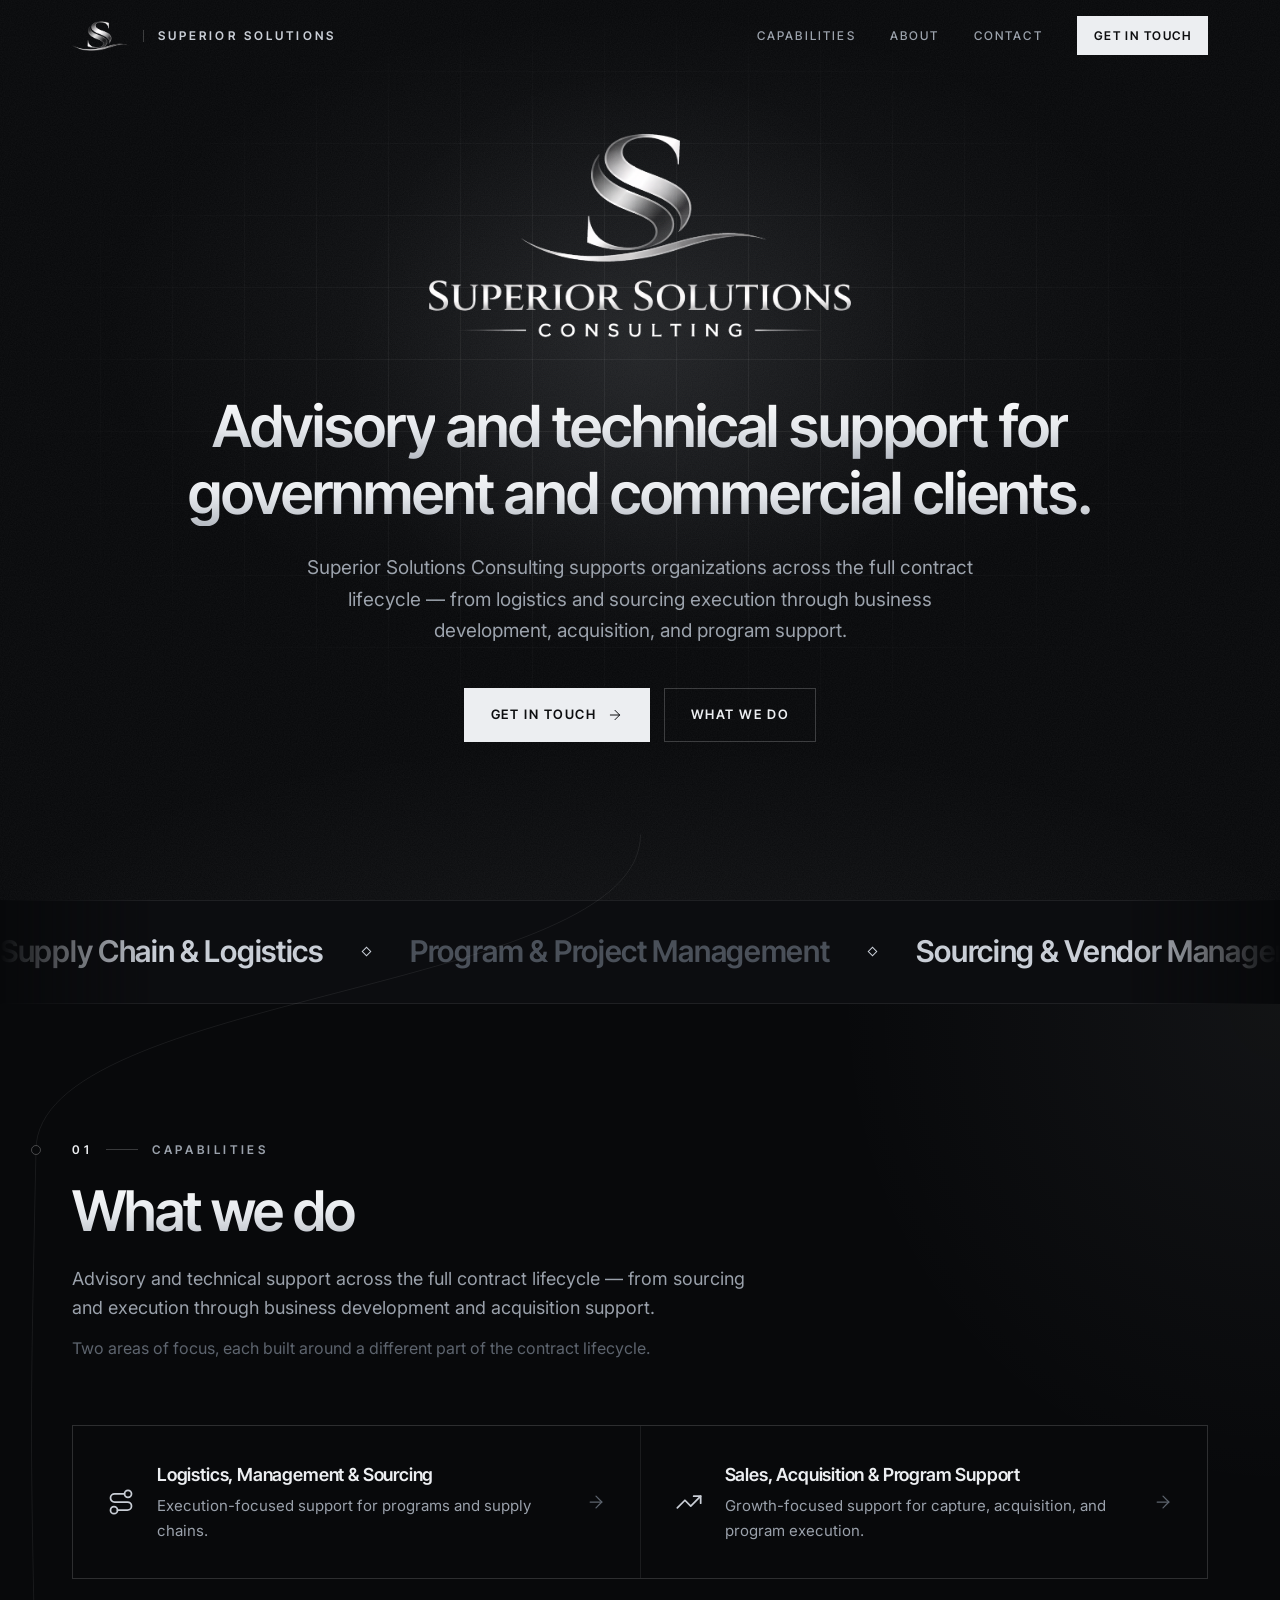
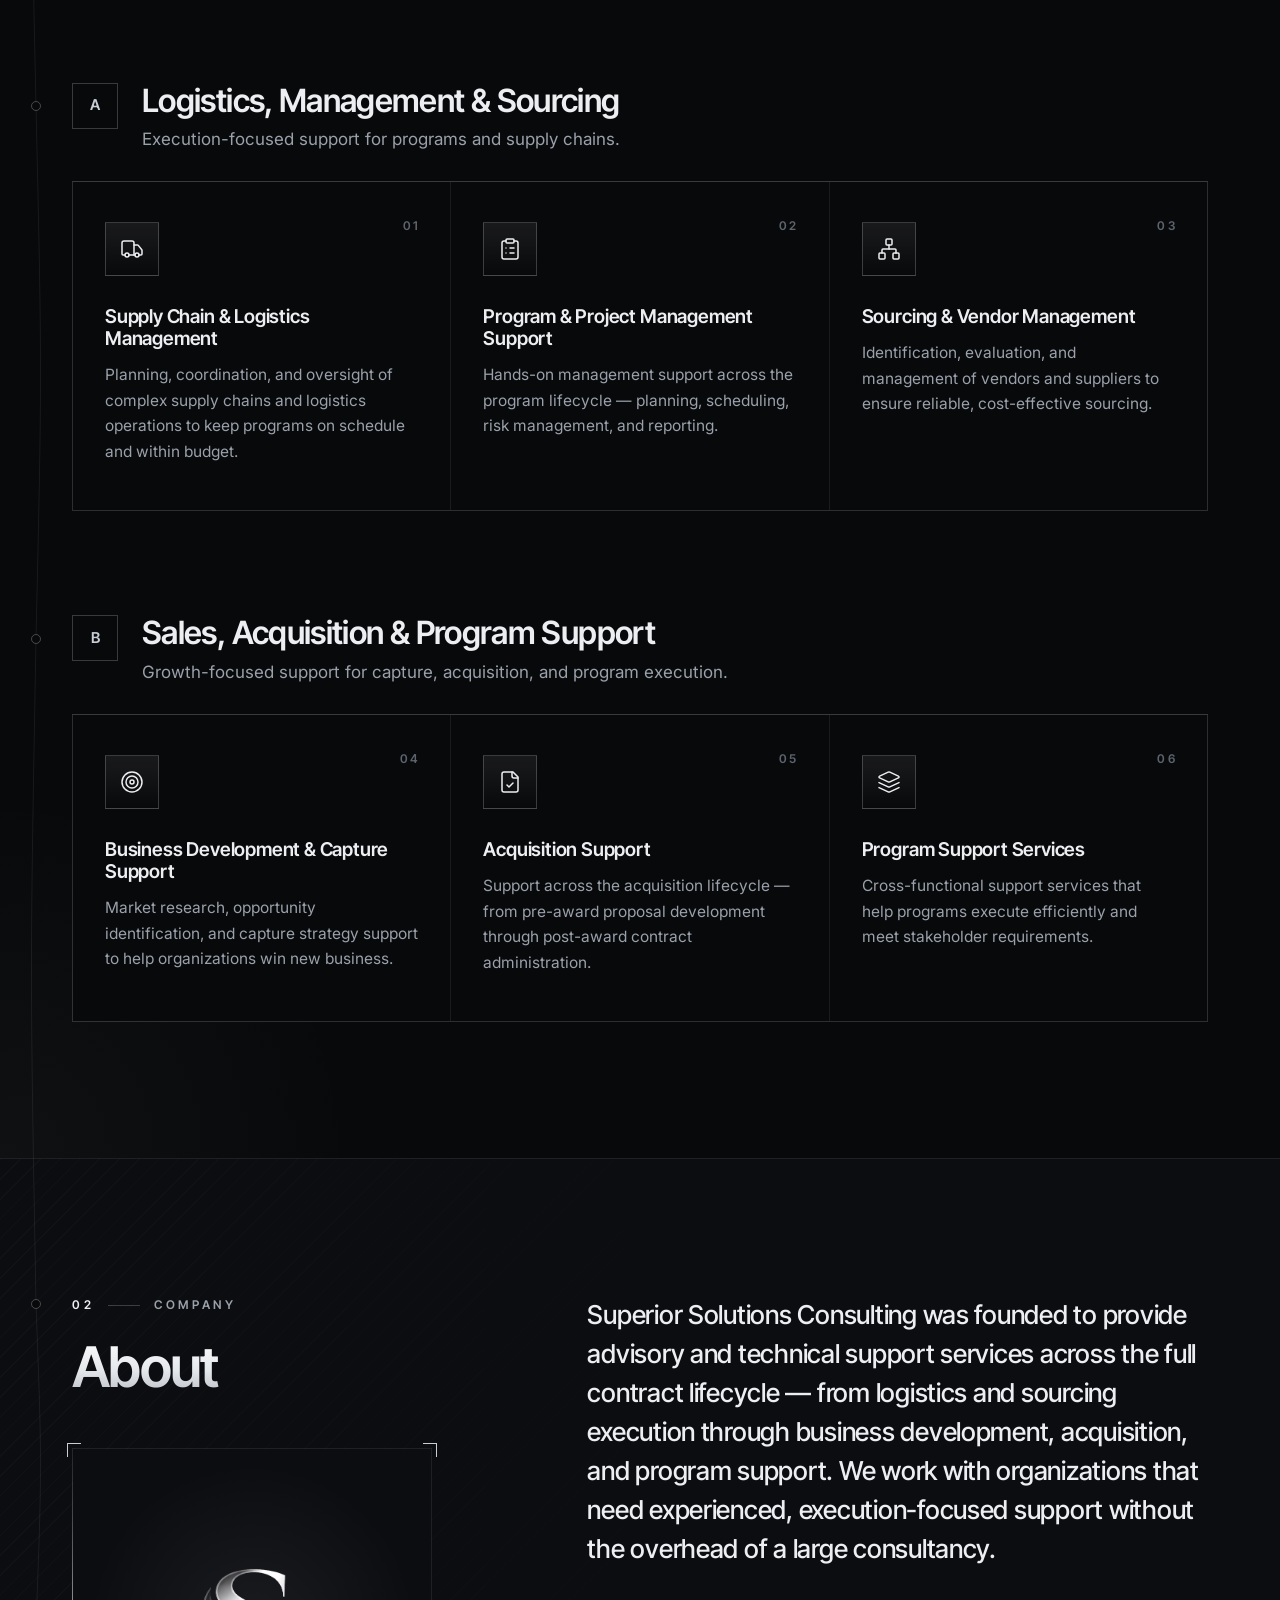
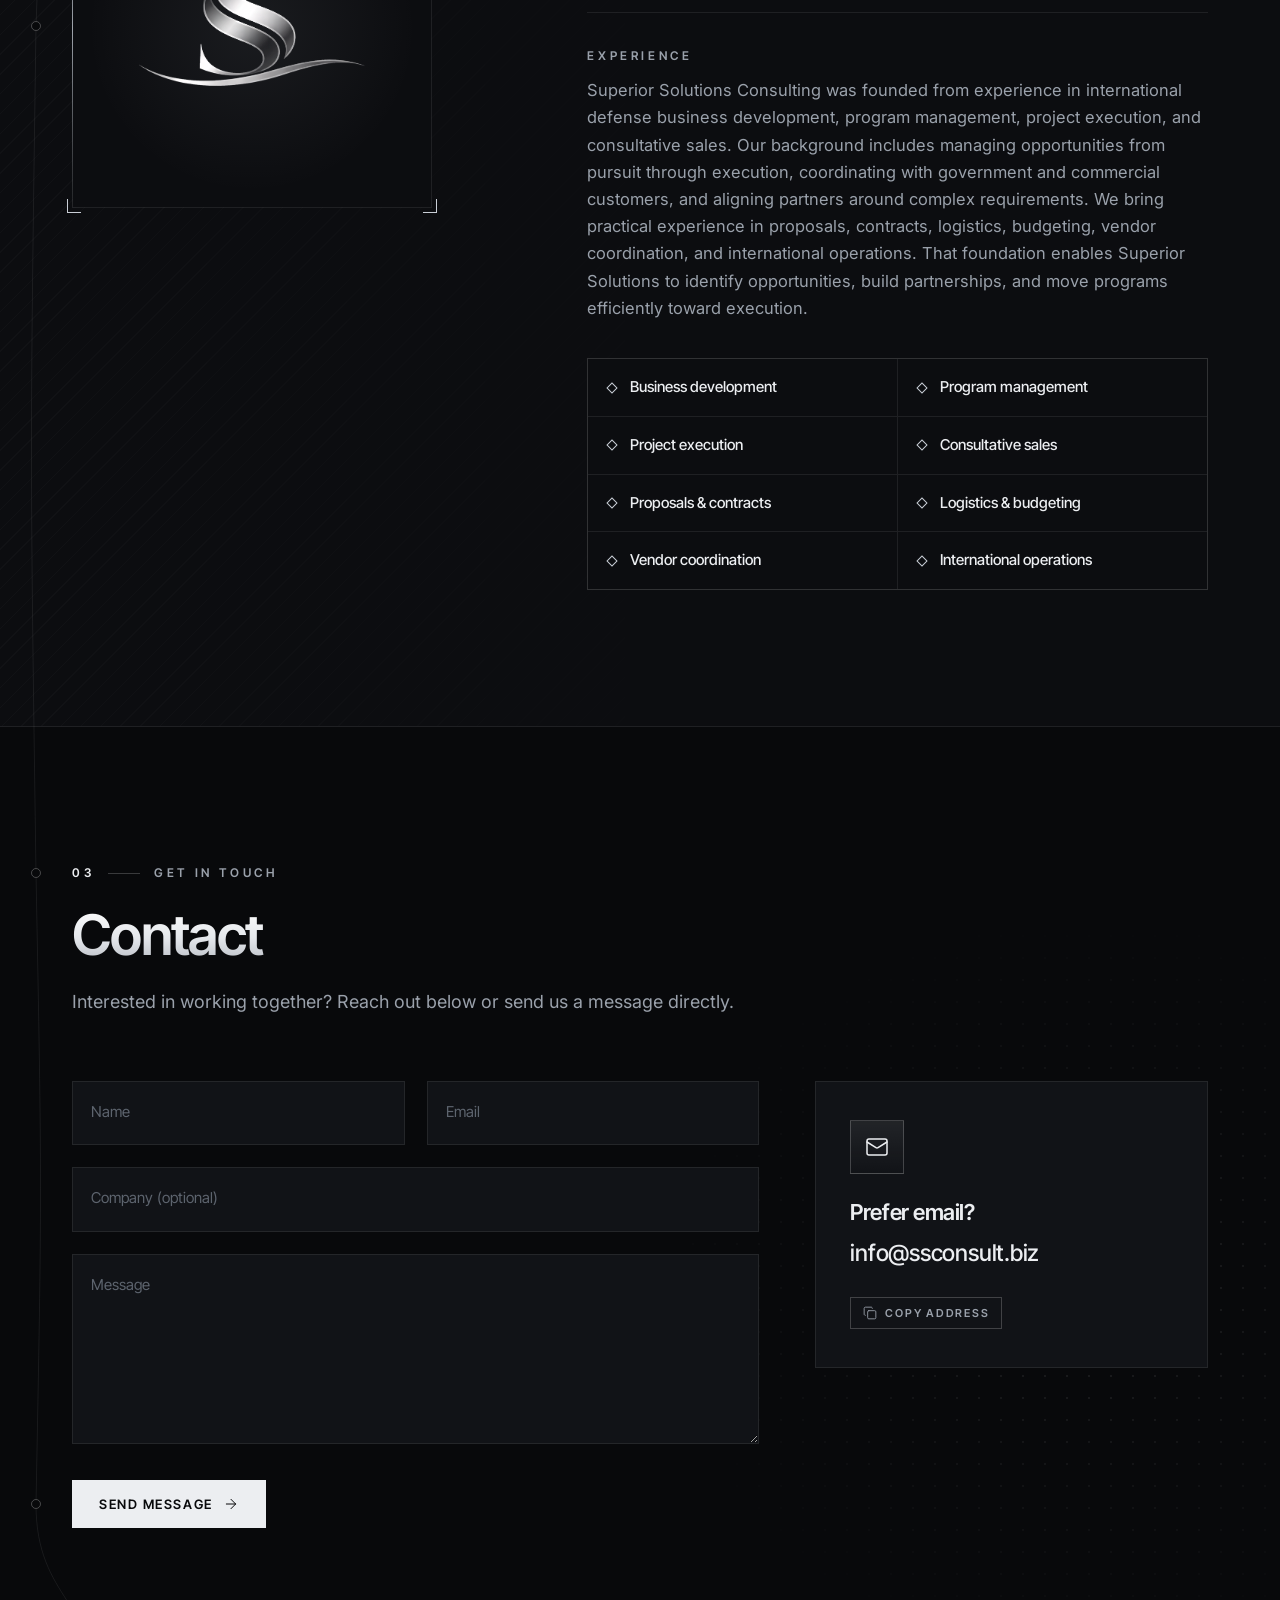
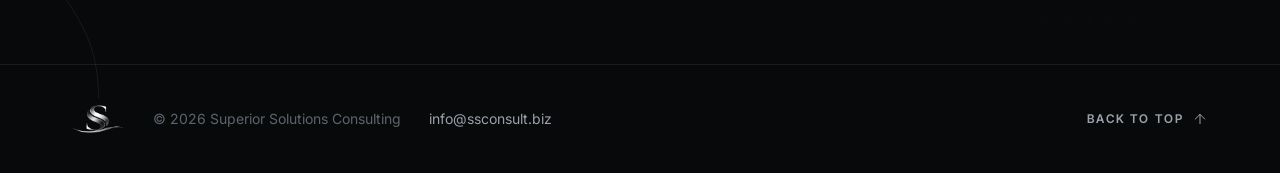
<file: site/index.html>
<!DOCTYPE html>
<html lang="en">
<head>
<meta charset="utf-8">
<meta name="viewport" content="width=device-width, initial-scale=1">
<title>Superior Solutions Consulting</title>
<meta name="description" content="Advisory and technical support services for government and commercial clients.">
<meta name="theme-color" content="#08090b">
<meta property="og:type" content="website">
<meta property="og:title" content="Superior Solutions Consulting">
<meta property="og:description" content="Advisory and technical support services for government and commercial clients.">
<link rel="icon" type="image/png" href="favicon.png">
<link rel="apple-touch-icon" href="apple-touch-icon.png">
<link rel="preconnect" href="https://fonts.googleapis.com">
<link rel="preconnect" href="https://fonts.gstatic.com" crossorigin>
<link href="https://fonts.googleapis.com/css2?family=Inter:wght@400;500&family=Inter+Tight:wght@500;600;700&display=swap" rel="stylesheet">
<link rel="stylesheet" href="css/style.css">
<script>document.documentElement.classList.add('js');</script>
</head>
<body>

<!-- Icon set: Lucide (ISC license), https://lucide.dev -->
<svg width="0" height="0" style="position:absolute" aria-hidden="true">
  <symbol id="i-route" viewBox="0 0 24 24"><circle cx="6" cy="19" r="3"/><path d="M9 19h8.5a3.5 3.5 0 0 0 0-7h-11a3.5 3.5 0 0 1 0-7H15"/><circle cx="18" cy="5" r="3"/></symbol>
  <symbol id="i-trending" viewBox="0 0 24 24"><polyline points="22 7 13.5 15.5 8.5 10.5 2 17"/><polyline points="16 7 22 7 22 13"/></symbol>
  <symbol id="i-truck" viewBox="0 0 24 24"><path d="M14 18V6a2 2 0 0 0-2-2H4a2 2 0 0 0-2 2v11a1 1 0 0 0 1 1h2"/><path d="M15 18H9"/><path d="M19 18h2a1 1 0 0 0 1-1v-3.65a1 1 0 0 0-.22-.624l-3.48-4.35A1 1 0 0 0 17.52 8H14"/><circle cx="17" cy="18" r="2"/><circle cx="7" cy="18" r="2"/></symbol>
  <symbol id="i-clipboard" viewBox="0 0 24 24"><rect width="8" height="4" x="8" y="2" rx="1"/><path d="M16 4h2a2 2 0 0 1 2 2v14a2 2 0 0 1-2 2H6a2 2 0 0 1-2-2V6a2 2 0 0 1 2-2h2"/><path d="M12 11h4"/><path d="M12 16h4"/><path d="M8 11h.01"/><path d="M8 16h.01"/></symbol>
  <symbol id="i-network" viewBox="0 0 24 24"><rect x="16" y="16" width="6" height="6" rx="1"/><rect x="2" y="16" width="6" height="6" rx="1"/><rect x="9" y="2" width="6" height="6" rx="1"/><path d="M5 16v-3a1 1 0 0 1 1-1h12a1 1 0 0 1 1 1v3"/><path d="M12 12V8"/></symbol>
  <symbol id="i-target" viewBox="0 0 24 24"><circle cx="12" cy="12" r="10"/><circle cx="12" cy="12" r="6"/><circle cx="12" cy="12" r="2"/></symbol>
  <symbol id="i-file-check" viewBox="0 0 24 24"><path d="M15 2H6a2 2 0 0 0-2 2v16a2 2 0 0 0 2 2h12a2 2 0 0 0 2-2V7Z"/><path d="M14 2v4a2 2 0 0 0 2 2h4"/><path d="m9 15 2 2 4-4"/></symbol>
  <symbol id="i-layers" viewBox="0 0 24 24"><path d="M12.83 2.18a2 2 0 0 0-1.66 0L2.6 6.08a1 1 0 0 0 0 1.83l8.58 3.91a2 2 0 0 0 1.66 0l8.58-3.9a1 1 0 0 0 0-1.83Z"/><path d="m22 17.65-9.17 4.16a2 2 0 0 1-1.66 0L2 17.65"/><path d="m22 12.65-9.17 4.16a2 2 0 0 1-1.66 0L2 12.65"/></symbol>
  <symbol id="i-mail" viewBox="0 0 24 24"><rect width="20" height="16" x="2" y="4" rx="2"/><path d="m22 7-8.97 5.7a1.94 1.94 0 0 1-2.06 0L2 7"/></symbol>
  <symbol id="i-copy" viewBox="0 0 24 24"><rect width="14" height="14" x="8" y="8" rx="2"/><path d="M4 16c-1.1 0-2-.9-2-2V4c0-1.1.9-2 2-2h10c1.1 0 2 .9 2 2"/></symbol>
  <symbol id="i-check" viewBox="0 0 24 24"><path d="M20 6 9 17l-5-5"/></symbol>
  <symbol id="i-arrow" viewBox="0 0 24 24"><path d="M5 12h14"/><path d="m12 5 7 7-7 7"/></symbol>
  <symbol id="i-arrow-up" viewBox="0 0 24 24"><path d="m5 12 7-7 7 7"/><path d="M12 19V5"/></symbol>
</svg>

<header class="site-header">
  <div class="wrap header-inner">
    <a class="brand" href="#top" aria-label="Superior Solutions Consulting — back to top">
      <img src="Assets/ss-mark.png" alt="" width="607" height="321">
      <span class="brand-name">Superior Solutions</span>
    </a>
    <button class="menu-toggle" type="button" aria-expanded="false" aria-controls="site-nav">
      <span class="sr-only">Menu</span><span class="bar"></span><span class="bar"></span>
    </button>
    <nav id="site-nav" class="site-nav">
      <a href="#capabilities">Capabilities</a>
      <a href="#about">About</a>
      <a href="#contact">Contact</a>
      <a class="btn btn-small" href="#contact">Get in touch</a>
    </nav>
  </div>
  <div class="scroll-progress" aria-hidden="true"></div>
</header>

<main>

<!-- Hero -->
<section id="top" class="hero">
  <div class="hero-grid" aria-hidden="true"></div>
  <div class="hero-grid hero-grid-lit" aria-hidden="true"></div>
  <div class="hero-spot" aria-hidden="true"></div>
  <div class="wrap hero-inner">
    <div class="hero-logo-wrap reveal">
      <img class="hero-logo" src="Assets/ss-logo-lockup.png" alt="Superior Solutions Consulting" width="1046" height="512">
    </div>
    <h1 class="split">Advisory and technical support for government and commercial clients.</h1>
    <p class="lede reveal" style="--d: 5">Superior Solutions Consulting supports organizations across the full contract lifecycle — from logistics and sourcing execution through business development, acquisition, and program support.</p>
    <div class="hero-actions reveal" style="--d: 6">
      <a class="btn" href="#contact">Get in touch <svg class="icon"><use href="#i-arrow"/></svg></a>
      <a class="btn btn-ghost" href="#capabilities">What we do</a>
    </div>
  </div>
  <span class="thread-start" aria-hidden="true" data-thread-start></span>
</section>

<!-- Service ticker -->
<div class="ticker" aria-hidden="true">
  <div class="ticker-track">
    <span>Supply Chain &amp; Logistics</span><i></i>
    <span class="dim">Program &amp; Project Management</span><i></i>
    <span>Sourcing &amp; Vendor Management</span><i></i>
    <span class="dim">Business Development &amp; Capture</span><i></i>
    <span>Acquisition Support</span><i></i>
    <span class="dim">Program Support Services</span><i></i>
    <span>Supply Chain &amp; Logistics</span><i></i>
    <span class="dim">Program &amp; Project Management</span><i></i>
    <span>Sourcing &amp; Vendor Management</span><i></i>
    <span class="dim">Business Development &amp; Capture</span><i></i>
    <span>Acquisition Support</span><i></i>
    <span class="dim">Program Support Services</span><i></i>
  </div>
</div>

<!-- Capabilities -->
<section id="capabilities" class="section section-caps">
  <div class="wrap">
    <div class="section-head reveal">
      <p class="eyebrow" data-node><span>01</span> Capabilities</p>
      <h2>What we do</h2>
      <p class="section-intro">Advisory and technical support across the full contract lifecycle — from sourcing and execution through business development and acquisition support.</p>
      <p class="section-intro muted">Two areas of focus, each built around a different part of the contract lifecycle.</p>
    </div>

    <div class="silo-index">
      <a class="silo-link spot reveal" href="#logistics">
        <svg class="icon icon-lg"><use href="#i-route"/></svg>
        <span><strong>Logistics, Management &amp; Sourcing</strong><em>Execution-focused support for programs and supply chains.</em></span>
        <svg class="icon arrow"><use href="#i-arrow"/></svg>
      </a>
      <a class="silo-link spot reveal" href="#acquisition" style="--d: 1">
        <svg class="icon icon-lg"><use href="#i-trending"/></svg>
        <span><strong>Sales, Acquisition &amp; Program Support</strong><em>Growth-focused support for capture, acquisition, and program execution.</em></span>
        <svg class="icon arrow"><use href="#i-arrow"/></svg>
      </a>
    </div>

    <div class="silo" id="logistics">
      <div class="silo-head reveal">
        <span class="silo-num" data-node>A</span>
        <div>
          <h3>Logistics, Management &amp; Sourcing</h3>
          <p>Execution-focused support for programs and supply chains.</p>
        </div>
      </div>
      <ul class="service-grid">
        <li class="service spot reveal">
          <span class="service-no">01</span>
          <span class="service-icon"><svg class="icon"><use href="#i-truck"/></svg></span>
          <h4>Supply Chain &amp; Logistics Management</h4>
          <p>Planning, coordination, and oversight of complex supply chains and logistics operations to keep programs on schedule and within budget.</p>
        </li>
        <li class="service spot reveal" style="--d: 1">
          <span class="service-no">02</span>
          <span class="service-icon"><svg class="icon"><use href="#i-clipboard"/></svg></span>
          <h4>Program &amp; Project Management Support</h4>
          <p>Hands-on management support across the program lifecycle — planning, scheduling, risk management, and reporting.</p>
        </li>
        <li class="service spot reveal" style="--d: 2">
          <span class="service-no">03</span>
          <span class="service-icon"><svg class="icon"><use href="#i-network"/></svg></span>
          <h4>Sourcing &amp; Vendor Management</h4>
          <p>Identification, evaluation, and management of vendors and suppliers to ensure reliable, cost-effective sourcing.</p>
        </li>
      </ul>
    </div>

    <div class="silo" id="acquisition">
      <div class="silo-head reveal">
        <span class="silo-num" data-node>B</span>
        <div>
          <h3>Sales, Acquisition &amp; Program Support</h3>
          <p>Growth-focused support for capture, acquisition, and program execution.</p>
        </div>
      </div>
      <ul class="service-grid">
        <li class="service spot reveal">
          <span class="service-no">04</span>
          <span class="service-icon"><svg class="icon"><use href="#i-target"/></svg></span>
          <h4>Business Development &amp; Capture Support</h4>
          <p>Market research, opportunity identification, and capture strategy support to help organizations win new business.</p>
        </li>
        <li class="service spot reveal" style="--d: 1">
          <span class="service-no">05</span>
          <span class="service-icon"><svg class="icon"><use href="#i-file-check"/></svg></span>
          <h4>Acquisition Support</h4>
          <p>Support across the acquisition lifecycle — from pre-award proposal development through post-award contract administration.</p>
        </li>
        <li class="service spot reveal" style="--d: 2">
          <span class="service-no">06</span>
          <span class="service-icon"><svg class="icon"><use href="#i-layers"/></svg></span>
          <h4>Program Support Services</h4>
          <p>Cross-functional support services that help programs execute efficiently and meet stakeholder requirements.</p>
        </li>
      </ul>
    </div>
  </div>
</section>

<!-- About -->
<section id="about" class="section section-alt">
  <div class="wrap about-layout">
    <div class="about-side">
      <div class="section-head reveal">
        <p class="eyebrow" data-node><span>02</span> Company</p>
        <h2>About</h2>
      </div>
      <div class="emblem reveal" aria-hidden="true" data-node>
        <span class="corner tl"></span><span class="corner tr"></span><span class="corner bl"></span><span class="corner br"></span>
        <img src="Assets/ss-mark.png" alt="" width="607" height="321">
      </div>
    </div>
    <div class="about-body">
      <p class="about-lead reveal">Superior Solutions Consulting was founded to provide advisory and technical support services across the full contract lifecycle — from logistics and sourcing execution through business development, acquisition, and program support. We work with organizations that need experienced, execution-focused support without the overhead of a large consultancy.</p>

      <div class="experience reveal">
        <h3 class="mini-head">Experience</h3>
        <p>Superior Solutions Consulting was founded from experience in international defense business development, program management, project execution, and consultative sales. Our background includes managing opportunities from pursuit through execution, coordinating with government and commercial customers, and aligning partners around complex requirements. We bring practical experience in proposals, contracts, logistics, budgeting, vendor coordination, and international operations. That foundation enables Superior Solutions to identify opportunities, build partnerships, and move programs efficiently toward execution.</p>
      </div>

      <ul class="expertise">
        <li class="reveal">Business development</li>
        <li class="reveal" style="--d: 1">Program management</li>
        <li class="reveal" style="--d: 2">Project execution</li>
        <li class="reveal" style="--d: 3">Consultative sales</li>
        <li class="reveal" style="--d: 4">Proposals &amp; contracts</li>
        <li class="reveal" style="--d: 5">Logistics &amp; budgeting</li>
        <li class="reveal" style="--d: 6">Vendor coordination</li>
        <li class="reveal" style="--d: 7">International operations</li>
      </ul>
    </div>
  </div>
</section>

<!-- Contact -->
<section id="contact" class="section section-contact">
  <div class="wrap">
    <div class="section-head reveal">
      <p class="eyebrow" data-node><span>03</span> Get in touch</p>
      <h2>Contact</h2>
      <p class="section-intro">Interested in working together? Reach out below or send us a message directly.</p>
    </div>

    <div class="contact-layout">
      <form class="contact-form reveal" name="contact" method="POST" data-netlify="true" netlify-honeypot="bot-field">
        <input type="hidden" name="form-name" value="contact">
        <p class="hidden">
          <label>Don't fill this out if you're human: <input name="bot-field"></label>
        </p>

        <div class="field-row">
          <div class="field">
            <input type="text" id="name" name="name" autocomplete="name" placeholder=" " required>
            <label for="name">Name</label>
          </div>
          <div class="field">
            <input type="email" id="email" name="email" autocomplete="email" placeholder=" " required>
            <label for="email">Email</label>
          </div>
        </div>

        <div class="field">
          <input type="text" id="company" name="company" autocomplete="organization" placeholder=" ">
          <label for="company">Company (optional)</label>
        </div>

        <div class="field">
          <textarea id="message" name="message" placeholder=" " required></textarea>
          <label for="message">Message</label>
        </div>

        <button class="btn" type="submit" data-node>Send message <svg class="icon"><use href="#i-arrow"/></svg></button>
        <p class="form-error" role="alert" hidden>Something went wrong and your message wasn't sent. Please try again, or email <a href="mailto:info@ssconsult.biz">info@ssconsult.biz</a>.</p>
      </form>

      <div class="form-success" tabindex="-1" hidden>
        <span class="service-icon"><svg class="icon"><use href="#i-check"/></svg></span>
        <h3 data-node>Message sent</h3>
        <p>Thanks for reaching out. We'll get back to you soon.</p>
        <button class="btn btn-ghost btn-small" type="button">Send another message</button>
      </div>

      <aside class="contact-direct spot reveal" style="--d: 1">
        <span class="service-icon"><svg class="icon"><use href="#i-mail"/></svg></span>
        <h3>Prefer email?</h3>
        <a class="email-link" href="mailto:info@ssconsult.biz">info@ssconsult.biz</a>
        <button class="copy-btn" type="button" data-copy="info@ssconsult.biz">
          <svg class="icon"><use href="#i-copy"/></svg><span>Copy address</span>
        </button>
      </aside>
    </div>
  </div>
</section>

</main>

<footer class="site-footer">
  <div class="wrap footer-inner">
    <a class="footer-brand" href="#top" aria-label="Back to top">
      <img class="footer-mark" src="Assets/ss-mark.png" alt="" width="607" height="321" data-thread-end>
    </a>
    <span class="footer-copy">© 2026 Superior Solutions Consulting</span>
    <a class="footer-mail" href="mailto:info@ssconsult.biz">info@ssconsult.biz</a>
    <a class="to-top" href="#top">Back to top <svg class="icon"><use href="#i-arrow-up"/></svg></a>
  </div>
</footer>

<script src="js/main.js" defer></script>
</body>
</html>
</file>
<file: site/css/style.css>
/* Superior Solutions Consulting — site styles */

@property --spin {
  syntax: '<angle>';
  inherits: false;
  initial-value: 0deg;
}

:root {
  --bg: #08090b;
  --bg-alt: #0c0d10;
  --surface: #111317;
  --surface-hi: #16191e;
  --text: #eceef1;
  --muted: #9aa1ab;
  --faint: #5d646e;
  --silver: #c9ced6;
  --chrome: linear-gradient(180deg, #ffffff 0%, #e4e7eb 55%, #b4b9c1 100%);
  --line: rgba(255, 255, 255, 0.08);
  --line-strong: rgba(255, 255, 255, 0.2);
  --glow: rgba(214, 220, 230, 0.55);
  --max: 1200px;
  --measure: 680px;
  --header-h: 72px;
  --ease: cubic-bezier(.2, .7, .1, 1);
  --sans: 'Inter', -apple-system, 'Segoe UI', Roboto, sans-serif;
  --display: 'Inter Tight', 'Inter', -apple-system, 'Segoe UI', sans-serif;
  color-scheme: dark;
}

* { box-sizing: border-box; }

html {
  -webkit-text-size-adjust: 100%;
  scroll-behavior: smooth;
  scroll-padding-top: var(--header-h);
}

body {
  position: relative;
  margin: 0;
  background: var(--bg);
  color: var(--text);
  font-family: var(--sans);
  font-size: 17px;
  line-height: 1.65;
  -webkit-font-smoothing: antialiased;
  overflow-x: hidden;
}

/* Film grain over the whole page */
body::after {
  content: "";
  position: fixed;
  inset: 0;
  z-index: 100;
  pointer-events: none;
  opacity: .05;
  background-image: url("data:image/svg+xml,%3Csvg xmlns='http://www.w3.org/2000/svg' width='180' height='180'%3E%3Cfilter id='n'%3E%3CfeTurbulence type='fractalNoise' baseFrequency='.85' numOctaves='3' stitchTiles='stitch'/%3E%3CfeColorMatrix values='0 0 0 0 1 0 0 0 0 1 0 0 0 0 1 0 0 0 .9 0'/%3E%3C/filter%3E%3Crect width='100%25' height='100%25' filter='url(%23n)'/%3E%3C/svg%3E");
}

h1, h2, h3, h4 {
  font-family: var(--display);
  margin: 0;
  letter-spacing: -0.02em;
  line-height: 1.15;
}

p { margin: 0; }
a { color: inherit; text-decoration: none; }
img { max-width: 100%; height: auto; display: block; }

::selection { background: var(--silver); color: var(--bg); }

:focus-visible { outline: 1px solid var(--silver); outline-offset: 3px; }

.wrap {
  max-width: var(--max);
  margin: 0 auto;
  padding: 0 32px;
}

.sr-only, .hidden {
  position: absolute;
  width: 1px; height: 1px;
  overflow: hidden;
  clip: rect(0 0 0 0);
  white-space: nowrap;
}


/* Icons */
.icon {
  width: 20px; height: 20px;
  fill: none;
  stroke: currentColor;
  stroke-width: 1.5;
  stroke-linecap: round;
  stroke-linejoin: round;
  flex-shrink: 0;
}
.icon-lg { width: 28px; height: 28px; }

/* Buttons */
.btn {
  position: relative;
  overflow: hidden;
  display: inline-flex;
  align-items: center;
  gap: 10px;
  padding: 15px 26px;
  background: var(--text);
  color: var(--bg);
  border: 1px solid var(--text);
  font-family: var(--display);
  font-size: 13px;
  font-weight: 600;
  letter-spacing: 0.12em;
  text-transform: uppercase;
  cursor: pointer;
  transition: background .3s, color .3s, border-color .3s, box-shadow .3s;
}
.btn::before {
  content: "";
  position: absolute;
  top: 0; bottom: 0; left: -60%;
  width: 40%;
  background: linear-gradient(100deg, transparent, rgba(255,255,255,.55), transparent);
  transform: skewX(-20deg);
  transition: left .7s var(--ease);
  pointer-events: none;
}
.btn:hover::before { left: 130%; }
.btn .icon { width: 16px; height: 16px; transition: transform .3s var(--ease); }
.btn:hover { box-shadow: 0 0 32px rgba(214, 220, 230, .25); }
.btn:hover .icon { transform: translateX(4px); }
.btn-ghost { background: transparent; color: var(--text); border-color: var(--line-strong); }
.btn-ghost::before { background: linear-gradient(100deg, transparent, rgba(255,255,255,.12), transparent); }
.btn-ghost:hover { border-color: var(--text); box-shadow: none; }
.btn-small { padding: 9px 16px; font-size: 12px; }

/* Header */
.site-header {
  position: fixed;
  inset: 0 0 auto 0;
  z-index: 50;
  height: var(--header-h);
  border-bottom: 1px solid transparent;
  transition: background .3s, border-color .3s, transform .45s var(--ease);
}
.site-header.scrolled {
  background: rgba(8, 9, 11, 0.8);
  -webkit-backdrop-filter: blur(14px);
  backdrop-filter: blur(14px);
  border-bottom-color: var(--line);
}
.site-header.tucked { transform: translateY(-100%); }
.scroll-progress {
  position: absolute;
  left: 0; bottom: -1px;
  height: 1px; width: 100%;
  background: linear-gradient(90deg, transparent, var(--silver));
  transform-origin: left;
  transform: scaleX(var(--progress, 0));
}
.header-inner {
  height: 100%;
  display: flex;
  align-items: center;
  justify-content: space-between;
  gap: 24px;
}
.brand { display: flex; align-items: center; gap: 14px; }
.brand img { height: 30px; width: auto; }
.brand-name {
  padding-left: 14px;
  border-left: 1px solid var(--line-strong);
  font-family: var(--display);
  font-size: 12px;
  font-weight: 600;
  line-height: 1;
  letter-spacing: 0.26em;
  text-transform: uppercase;
  color: var(--silver);
}
.site-nav { display: flex; align-items: center; gap: 34px; }
.site-nav a:not(.btn) {
  position: relative;
  font-family: var(--display);
  font-size: 12px;
  font-weight: 500;
  letter-spacing: 0.18em;
  text-transform: uppercase;
  color: var(--muted);
  transition: color .2s;
}
.site-nav a:not(.btn)::after {
  content: "";
  position: absolute;
  left: 0; right: 100%; bottom: -8px;
  height: 1px;
  background: var(--text);
  transition: right .35s var(--ease);
}
.site-nav a:not(.btn):hover,
.site-nav a.active { color: var(--text); }
.site-nav a:not(.btn):hover::after,
.site-nav a.active::after { right: 0; }

.menu-toggle {
  display: none;
  width: 44px; height: 44px;
  background: none;
  border: 1px solid var(--line-strong);
  cursor: pointer;
  padding: 0;
  position: relative;
}
.menu-toggle .bar {
  position: absolute;
  left: 12px; right: 12px;
  height: 1px;
  background: var(--text);
  transition: transform .25s, top .25s;
}
.menu-toggle .bar:nth-of-type(2) { top: 17px; }
.menu-toggle .bar:nth-of-type(3) { top: 25px; }
.menu-toggle[aria-expanded="true"] .bar:nth-of-type(2) { top: 21px; transform: rotate(45deg); }
.menu-toggle[aria-expanded="true"] .bar:nth-of-type(3) { top: 21px; transform: rotate(-45deg); }

/* Hero */
.hero {
  --hx: 50%;
  --hy: 40%;
  position: relative;
  min-height: 100vh;
  min-height: 100svh;
  display: flex;
  align-items: center;
  padding: calc(var(--header-h) + 40px) 0 140px;
  overflow: hidden;
  background:
    radial-gradient(ellipse 60% 50% at 50% 36%, rgba(201, 206, 214, 0.07), transparent 70%),
    radial-gradient(ellipse 80% 40% at 50% 110%, rgba(201, 206, 214, 0.05), transparent 70%),
    var(--bg);
}
.hero-grid {
  position: absolute;
  inset: -1px;
  background-image:
    linear-gradient(rgba(255,255,255,.06) 1px, transparent 1px),
    linear-gradient(90deg, rgba(255,255,255,.06) 1px, transparent 1px);
  background-size: 72px 72px;
  background-position: center top;
  -webkit-mask-image: radial-gradient(ellipse 70% 60% at 50% 42%, #000 15%, transparent 75%);
  mask-image: radial-gradient(ellipse 70% 60% at 50% 42%, #000 15%, transparent 75%);
}
/* A brighter copy of the grid that only shows around the cursor */
.hero-grid-lit {
  background-image:
    linear-gradient(rgba(255,255,255,.22) 1px, transparent 1px),
    linear-gradient(90deg, rgba(255,255,255,.22) 1px, transparent 1px);
  -webkit-mask-image: radial-gradient(circle 260px at var(--hx) var(--hy), #000, transparent 70%);
  mask-image: radial-gradient(circle 260px at var(--hx) var(--hy), #000, transparent 70%);
  opacity: 0;
  transition: opacity .6s;
}
.hero:hover .hero-grid-lit { opacity: 1; }
.hero-spot {
  position: absolute;
  inset: 0;
  background: radial-gradient(circle 420px at var(--hx) var(--hy), rgba(214, 220, 230, .07), transparent 70%);
  pointer-events: none;
}
.hero-inner {
  position: relative;
  display: flex;
  flex-direction: column;
  align-items: center;
  text-align: center;
}
.hero-logo-wrap {
  margin-bottom: 52px;
  perspective: 900px;
}
.hero-logo {
  width: min(430px, 76vw);
  transform: rotateX(var(--tx, 0deg)) rotateY(var(--ty, 0deg));
  transition: transform .5s var(--ease);
  animation: float 7s ease-in-out infinite;
}
@keyframes float {
  50% { translate: 0 -8px; }
}
.hero h1 {
  max-width: 1000px;
  font-size: clamp(32px, 5vw, 58px);
  font-weight: 600;
}
.hero h1 .w {
  display: inline-block;
  background: var(--chrome);
  -webkit-background-clip: text;
  background-clip: text;
  color: transparent;
}
.no-split .hero h1, .hero h1:not(.is-split) {
  background: var(--chrome);
  -webkit-background-clip: text;
  background-clip: text;
  color: transparent;
}
.hero .lede {
  max-width: var(--measure);
  margin-top: 26px;
  font-size: clamp(17px, 1.6vw, 19px);
  color: var(--muted);
}
.hero-actions { display: flex; flex-wrap: wrap; justify-content: center; gap: 14px; margin-top: 42px; }

/* Invisible anchor where the scroll thread begins */
.thread-start {
  position: absolute;
  left: 50%; bottom: 64px;
  width: 1px; height: 1px;
}

/* Ticker */
.ticker {
  position: relative;
  overflow: hidden;
  padding: 26px 0;
  border-top: 1px solid var(--line);
  border-bottom: 1px solid var(--line);
  background: var(--bg-alt);
  -webkit-mask-image: linear-gradient(90deg, transparent, #000 12%, #000 88%, transparent);
  mask-image: linear-gradient(90deg, transparent, #000 12%, #000 88%, transparent);
}
.ticker-track {
  display: flex;
  align-items: center;
  gap: 40px;
  width: max-content;
  animation: ticker 48s linear infinite;
}
.ticker:hover .ticker-track { animation-play-state: paused; }
.ticker span {
  font-family: var(--display);
  font-size: clamp(20px, 2.4vw, 30px);
  font-weight: 600;
  letter-spacing: -0.01em;
  white-space: nowrap;
  color: var(--silver);
}
.ticker span.dim { color: #4a5059; }
.ticker i {
  width: 7px; height: 7px;
  border: 1px solid var(--silver);
  transform: rotate(45deg);
  flex-shrink: 0;
}
@keyframes ticker { to { transform: translateX(calc(-50% - 20px)); } }

/* Sections */
.section { position: relative; padding: 136px 0; }
.section > .wrap { position: relative; }
.section-alt { background: var(--bg-alt); border-top: 1px solid var(--line); border-bottom: 1px solid var(--line); }

/* Background textures */
.section-caps::before {
  content: "";
  position: absolute;
  inset: 0;
  pointer-events: none;
  background:
    radial-gradient(ellipse 50% 40% at 100% 0%, rgba(201, 206, 214, .05), transparent 70%),
    radial-gradient(ellipse 40% 30% at 0% 100%, rgba(201, 206, 214, .04), transparent 70%);
}
.section-alt::before {
  content: "";
  position: absolute;
  inset: 0;
  pointer-events: none;
  background-image: repeating-linear-gradient(135deg, rgba(255,255,255,.022) 0 1px, transparent 1px 14px);
  -webkit-mask-image: linear-gradient(90deg, #000, transparent 65%);
  mask-image: linear-gradient(90deg, #000, transparent 65%);
}
.section-contact::before {
  content: "";
  position: absolute;
  inset: 0;
  pointer-events: none;
  background-image: radial-gradient(rgba(255,255,255,.09) 1px, transparent 1px);
  background-size: 22px 22px;
  -webkit-mask-image: radial-gradient(ellipse 50% 60% at 85% 60%, #000, transparent 70%);
  mask-image: radial-gradient(ellipse 50% 60% at 85% 60%, #000, transparent 70%);
}

.section-head { margin-bottom: 64px; }
.eyebrow {
  display: flex;
  align-items: center;
  gap: 14px;
  margin-bottom: 20px;
  font-family: var(--display);
  font-size: 12px;
  font-weight: 600;
  letter-spacing: 0.3em;
  text-transform: uppercase;
  color: var(--muted);
}
.eyebrow span { display: inline-flex; align-items: center; gap: 14px; color: var(--text); }
.eyebrow span::after {
  content: "";
  width: 32px; height: 1px;
  background: var(--line-strong);
  transition: width .6s var(--ease), background .6s;
}
.eyebrow.lit span::after { width: 56px; background: var(--silver); }
.section h2 {
  font-size: clamp(36px, 4.6vw, 56px);
  font-weight: 600;
  letter-spacing: -0.03em;
  background: var(--chrome);
  -webkit-background-clip: text;
  background-clip: text;
  color: transparent;
}
.section-intro {
  max-width: var(--measure);
  margin-top: 20px;
  font-size: 18px;
  color: var(--muted);
}
.section-intro.muted { margin-top: 12px; font-size: 16px; color: var(--faint); }

/* Cursor spotlight for cards */
.spot { position: relative; isolation: isolate; }
.spot::after {
  content: "";
  position: absolute;
  inset: 0;
  z-index: -1;
  pointer-events: none;
  background: radial-gradient(circle 280px at var(--mx, 50%) var(--my, 50%), rgba(214, 220, 230, .08), transparent 70%);
  opacity: 0;
  transition: opacity .4s;
}
.spot:hover::after { opacity: 1; }

/* Silo index */
.silo-index {
  display: grid;
  grid-template-columns: 1fr 1fr;
  gap: 1px;
  background: var(--line);
  border: 1px solid var(--line);
  margin-bottom: 104px;
}
.silo-link {
  display: flex;
  align-items: center;
  gap: 22px;
  padding: 34px;
  background: var(--bg);
}
.silo-link > .icon-lg { color: var(--silver); }
.silo-link span { flex: 1; display: flex; flex-direction: column; gap: 4px; }
.silo-link strong { font-family: var(--display); font-size: 18px; font-weight: 600; letter-spacing: -0.01em; }
.silo-link em { font-style: normal; font-size: 15px; color: var(--muted); }
.silo-link .arrow { color: var(--faint); transition: transform .3s var(--ease), color .3s; }
.silo-link:hover .arrow { color: var(--text); transform: translateX(5px); }

/* Silos */
.silo + .silo { margin-top: 104px; }
.silo-head {
  display: flex;
  align-items: flex-start;
  gap: 24px;
  padding-bottom: 28px;
  border-bottom: 1px solid var(--line-strong);
}
.silo-num {
  display: grid;
  place-items: center;
  width: 46px; height: 46px;
  border: 1px solid var(--line-strong);
  font-family: var(--display);
  font-weight: 600;
  font-size: 15px;
  color: var(--silver);
  flex-shrink: 0;
  transition: border-color .6s, box-shadow .6s, color .6s, background .6s;
}
.silo-num.lit {
  border-color: var(--silver);
  color: #fff;
  background: rgba(214, 220, 230, .08);
  box-shadow: 0 0 24px rgba(214, 220, 230, .22), inset 0 0 12px rgba(214, 220, 230, .12);
}
.silo-head h3 { font-size: clamp(24px, 2.6vw, 32px); font-weight: 600; }
.silo-head p { margin-top: 6px; color: var(--muted); }

.service-grid {
  list-style: none;
  margin: 0;
  padding: 0;
  display: grid;
  grid-template-columns: repeat(3, 1fr);
  gap: 1px;
  background: var(--line);
  border: 1px solid var(--line);
  border-top: 0;
}
.service {
  padding: 40px 32px 46px;
  background: var(--bg);
  overflow: hidden;
}
.service::before {
  content: "";
  position: absolute;
  left: 0; top: 0;
  height: 1px; width: 0;
  background: linear-gradient(90deg, var(--silver), transparent);
  transition: width .6s var(--ease);
}
.service:hover::before { width: 100%; }
.service-no {
  position: absolute;
  top: 34px; right: 30px;
  font-family: var(--display);
  font-size: 12px;
  font-weight: 600;
  letter-spacing: 0.2em;
  color: var(--faint);
}
.service-icon {
  display: grid;
  place-items: center;
  width: 54px; height: 54px;
  margin-bottom: 30px;
  border: 1px solid var(--line-strong);
  background: linear-gradient(180deg, rgba(255,255,255,0.07), rgba(255,255,255,0));
  color: var(--text);
  transition: border-color .4s, box-shadow .4s, transform .4s var(--ease);
}
.service:hover .service-icon {
  border-color: var(--silver);
  box-shadow: 0 0 24px rgba(214, 220, 230, .18);
  transform: translateY(-3px);
}
.service-icon .icon { width: 24px; height: 24px; }
/* Icons draw themselves in as the card appears */
.js .service.reveal .icon,
.js .contact-direct.reveal .service-icon .icon {
  stroke-dasharray: 100;
  stroke-dashoffset: 100;
  transition: stroke-dashoffset 1.6s var(--ease) calc(var(--d, 0) * 120ms + 250ms);
}
.js .service.reveal.in .icon,
.js .contact-direct.reveal.in .service-icon .icon { stroke-dashoffset: 0; }
.service h4 { font-size: 19px; font-weight: 600; letter-spacing: -0.01em; padding-right: 24px; }
.service p { margin-top: 12px; font-size: 15.5px; color: var(--muted); }

/* About */
.about-layout {
  display: grid;
  grid-template-columns: 5fr 7fr;
  gap: 72px;
  align-items: start;
}
.about-side .section-head { margin-bottom: 48px; }
.emblem {
  position: relative;
  display: grid;
  place-items: center;
  width: 100%;
  max-width: 360px;
  aspect-ratio: 1;
  border: 1px solid transparent;
  background:
    radial-gradient(circle at 50% 50%, rgba(214, 220, 230, .07), transparent 65%) padding-box,
    linear-gradient(var(--bg-alt), var(--bg-alt)) padding-box,
    conic-gradient(from var(--spin), transparent 0 62%, rgba(214, 220, 230, .7) 75%, transparent 88%) border-box,
    linear-gradient(var(--line), var(--line)) border-box;
  animation: spin 9s linear infinite;
}
@keyframes spin { to { --spin: 360deg; } }
.emblem img { width: 64%; }
.emblem .corner {
  position: absolute;
  width: 14px; height: 14px;
  border: 0 solid var(--silver);
}
.emblem .tl { top: -6px; left: -6px; border-top-width: 1px; border-left-width: 1px; }
.emblem .tr { top: -6px; right: -6px; border-top-width: 1px; border-right-width: 1px; }
.emblem .bl { bottom: -6px; left: -6px; border-bottom-width: 1px; border-left-width: 1px; }
.emblem .br { bottom: -6px; right: -6px; border-bottom-width: 1px; border-right-width: 1px; }
.emblem.lit { box-shadow: 0 0 60px rgba(214, 220, 230, .08); }

.about-lead {
  font-family: var(--display);
  font-size: clamp(21px, 2.1vw, 26px);
  font-weight: 500;
  line-height: 1.5;
  letter-spacing: -0.01em;
  color: var(--text);
}
.experience {
  margin-top: 44px;
  padding-top: 36px;
  border-top: 1px solid var(--line);
}
.mini-head {
  margin-bottom: 14px;
  font-size: 12px;
  font-weight: 600;
  letter-spacing: 0.3em;
  text-transform: uppercase;
  color: var(--muted);
}
.experience p { color: var(--muted); font-size: 16.5px; }
.expertise {
  list-style: none;
  margin: 36px 0 0;
  padding: 0;
  display: grid;
  grid-template-columns: 1fr 1fr;
  gap: 1px;
  background: var(--line);
  border: 1px solid var(--line);
}
.expertise li {
  display: flex;
  align-items: center;
  gap: 14px;
  padding: 16px 20px;
  background: var(--bg-alt);
  font-family: var(--display);
  font-size: 15px;
  font-weight: 500;
  color: var(--text);
  transition: background .3s;
}
.expertise li::before {
  content: "";
  width: 6px; height: 6px;
  border: 1px solid var(--silver);
  transform: rotate(45deg);
  flex-shrink: 0;
  transition: background .3s;
}
.expertise li:hover { background: var(--surface); }
.expertise li:hover::before { background: var(--silver); }

/* Contact */
.contact-layout {
  display: grid;
  grid-template-columns: 7fr 4fr;
  gap: 56px;
  align-items: start;
}
.contact-form { display: flex; flex-direction: column; gap: 22px; }
.field-row { display: grid; grid-template-columns: 1fr 1fr; gap: 22px; }
.field { position: relative; }
.contact-form input,
.contact-form textarea {
  width: 100%;
  padding: 26px 18px 10px;
  background: var(--surface);
  border: 1px solid var(--line);
  border-radius: 0;
  color: var(--text);
  font: inherit;
  font-size: 16px;
  transition: border-color .3s, background .3s, box-shadow .3s;
}
.contact-form textarea { min-height: 190px; resize: vertical; padding-top: 32px; }
/* Floating labels */
.field label {
  position: absolute;
  left: 19px; top: 19px;
  font-family: var(--display);
  font-size: 15px;
  color: var(--faint);
  pointer-events: none;
  transform-origin: left top;
  transition: transform .25s var(--ease), color .25s, letter-spacing .25s;
}
.field input:focus + label,
.field input:not(:placeholder-shown) + label,
.field textarea:focus + label,
.field textarea:not(:placeholder-shown) + label {
  transform: translateY(-11px) scale(.72);
  letter-spacing: 0.16em;
  text-transform: uppercase;
  color: var(--silver);
}
.contact-form input:hover,
.contact-form textarea:hover { border-color: var(--line-strong); }
.contact-form input:focus,
.contact-form textarea:focus {
  outline: none;
  border-color: var(--silver);
  background: var(--surface-hi);
  box-shadow: 0 0 0 4px rgba(214, 220, 230, .06);
}
.contact-form .btn { align-self: flex-start; margin-top: 6px; }
.contact-form .btn[disabled] { opacity: .6; cursor: wait; }
.form-error { margin: 0; color: var(--muted); font-size: 15px; border-left: 2px solid var(--silver); padding-left: 14px; }
.form-error a { color: var(--text); }
/* Shown in place of the form after a successful send */
.contact-form[hidden], .form-success[hidden] { display: none; }
.form-success {
  padding: 48px 40px;
  border: 1px solid var(--line-strong);
  background: var(--surface);
  animation: success-in .6s var(--ease);
}
.form-success:focus { outline: none; }
.form-success .service-icon { margin-bottom: 26px; }
.form-success h3 { font-size: 28px; font-weight: 600; margin: 0 0 10px; }
.form-success p { color: var(--muted); margin: 0 0 28px; }
@keyframes success-in { from { opacity: 0; transform: translateY(12px); } }

.contact-direct {
  padding: 38px 34px;
  border: 1px solid var(--line);
  background: var(--surface);
}
.contact-direct .service-icon { margin-bottom: 26px; }
.contact-direct h3 { font-size: 22px; font-weight: 600; margin-bottom: 10px; }
.email-link {
  display: inline-block;
  font-family: var(--display);
  font-size: clamp(19px, 1.9vw, 23px);
  font-weight: 500;
  letter-spacing: -0.01em;
  background: linear-gradient(currentColor, currentColor) left bottom / 0 1px no-repeat;
  transition: background-size .4s var(--ease);
  padding-bottom: 2px;
}
.email-link:hover { background-size: 100% 1px; }
.copy-btn {
  display: inline-flex;
  align-items: center;
  gap: 8px;
  margin-top: 22px;
  padding: 8px 12px;
  background: none;
  border: 1px solid var(--line-strong);
  color: var(--muted);
  font-family: var(--display);
  font-size: 11px;
  font-weight: 600;
  letter-spacing: 0.16em;
  text-transform: uppercase;
  cursor: pointer;
  transition: color .2s, border-color .2s;
}
.copy-btn .icon { width: 14px; height: 14px; }
.copy-btn:hover, .copy-btn.done { color: var(--text); border-color: var(--silver); }

/* Footer */
.site-footer { position: relative; border-top: 1px solid var(--line); padding: 40px 0; }
.footer-inner {
  display: flex;
  align-items: center;
  gap: 28px;
  font-size: 14px;
  color: var(--faint);
}
.footer-brand { display: flex; align-items: center; }
.footer-mark { height: 28px; width: auto; }
.footer-mail { color: var(--muted); transition: color .2s; }
.footer-mail:hover { color: var(--text); }
.to-top {
  margin-left: auto;
  display: inline-flex;
  align-items: center;
  gap: 8px;
  font-family: var(--display);
  font-size: 12px;
  font-weight: 600;
  letter-spacing: 0.16em;
  text-transform: uppercase;
  color: var(--muted);
  transition: color .2s;
}
.to-top .icon { width: 16px; height: 16px; transition: transform .3s var(--ease); }
.to-top:hover { color: var(--text); }
.to-top:hover .icon { transform: translateY(-3px); }

/* Scroll thread (drawn by js/main.js) */
.thread {
  position: absolute;
  top: 0; left: 0;
  z-index: 40;
  pointer-events: none;
  overflow: visible;
}
.thread path { fill: none; stroke-linecap: round; }
.thread .track { stroke: rgba(255, 255, 255, .07); stroke-width: 1; }
.thread .trail { stroke: url(#thread-grad); stroke-width: 1.5; }
.thread .node {
  fill: var(--bg);
  stroke: rgba(255, 255, 255, .25);
  stroke-width: 1;
  transition: fill .5s, stroke .5s;
}
.thread .node-ring {
  fill: none;
  stroke: var(--silver);
  stroke-width: 1;
  opacity: 0;
  transform-box: fill-box;
  transform-origin: center;
}
.thread g.lit .node { fill: var(--silver); stroke: var(--silver); }
.thread g.lit .node-ring { animation: ring 1.1s var(--ease) forwards; }
@keyframes ring {
  0% { opacity: .9; transform: scale(1); }
  100% { opacity: 0; transform: scale(3.2); }
}
.thread .head { fill: #fff; filter: drop-shadow(0 0 6px var(--glow)) drop-shadow(0 0 14px var(--glow)); }

/* Scroll reveal (only when JS is running) */
.js .reveal {
  opacity: 0;
  transform: translateY(24px);
  transition: opacity .9s var(--ease), transform .9s var(--ease);
  transition-delay: calc(var(--d, 0) * 110ms);
}
.js .reveal.in { opacity: 1; transform: none; }
.js .hero h1 .w {
  opacity: 0;
  transform: translateY(.5em);
  filter: blur(8px);
  transition: opacity .9s var(--ease), transform .9s var(--ease), filter .9s var(--ease);
  transition-delay: calc(var(--i) * 55ms + 250ms);
}
.js .hero h1.in .w { opacity: 1; transform: none; filter: none; }

@media (prefers-reduced-motion: reduce) {
  html { scroll-behavior: auto; }
  .js .reveal, .js .hero h1 .w { opacity: 1; transform: none; filter: none; transition: none; }
  .js .service.reveal .icon, .js .contact-direct.reveal .service-icon .icon { stroke-dashoffset: 0; transition: none; }
  .hero-logo, .emblem, .form-success { animation: none; }
  /* Keep the service ticker moving (slower) so every item stays visible */
  .ticker-track { animation-duration: 80s; }
}

/* Tablet */
@media (max-width: 960px) {
  .service-grid { grid-template-columns: 1fr; }
  .silo-index { grid-template-columns: 1fr; }
  .about-layout, .contact-layout { grid-template-columns: 1fr; gap: 48px; }
  .emblem { max-width: 240px; }
  .footer-inner { flex-wrap: wrap; }
}

/* Mobile */
@media (max-width: 760px) {
  :root { --header-h: 64px; }
  .wrap { padding: 0 24px; }
  .site-header { background: rgba(8, 9, 11, 0.85); -webkit-backdrop-filter: blur(14px); backdrop-filter: blur(14px); border-bottom-color: var(--line); }
  .brand img { height: 26px; }
  .brand-name { font-size: 10px; letter-spacing: 0.2em; padding-left: 12px; }
  .brand { gap: 12px; }
  .menu-toggle { display: block; }
  .site-nav {
    position: absolute;
    top: var(--header-h); left: 0; right: 0;
    flex-direction: column;
    align-items: stretch;
    gap: 0;
    padding: 8px 24px 24px;
    background: var(--bg);
    border-bottom: 1px solid var(--line);
    display: none;
  }
  .site-nav.open { display: flex; }
  .site-nav a:not(.btn) { padding: 16px 0; border-bottom: 1px solid var(--line); font-size: 13px; }
  .site-nav a:not(.btn)::after { display: none; }
  .site-nav .btn { margin-top: 20px; justify-content: center; }
  .hero-logo-wrap { margin-bottom: 40px; }
  .section { padding: 96px 0; }
  .section-head { margin-bottom: 44px; }
  .silo-index { margin-bottom: 72px; }
  .silo-link { padding: 24px 20px; }
  .silo + .silo { margin-top: 80px; }
  .service { padding: 32px 24px 36px; }
  .service-no { top: 30px; right: 22px; }
  .expertise { grid-template-columns: 1fr; }
  .field-row { grid-template-columns: 1fr; }
  .contact-form .btn { align-self: stretch; justify-content: center; }
  .contact-direct { padding: 30px 24px; }
  .footer-inner { flex-direction: column; align-items: center; text-align: center; gap: 14px; }
  .footer-mark { height: 34px; }
  .to-top { margin-left: 0; }
}
</file>
